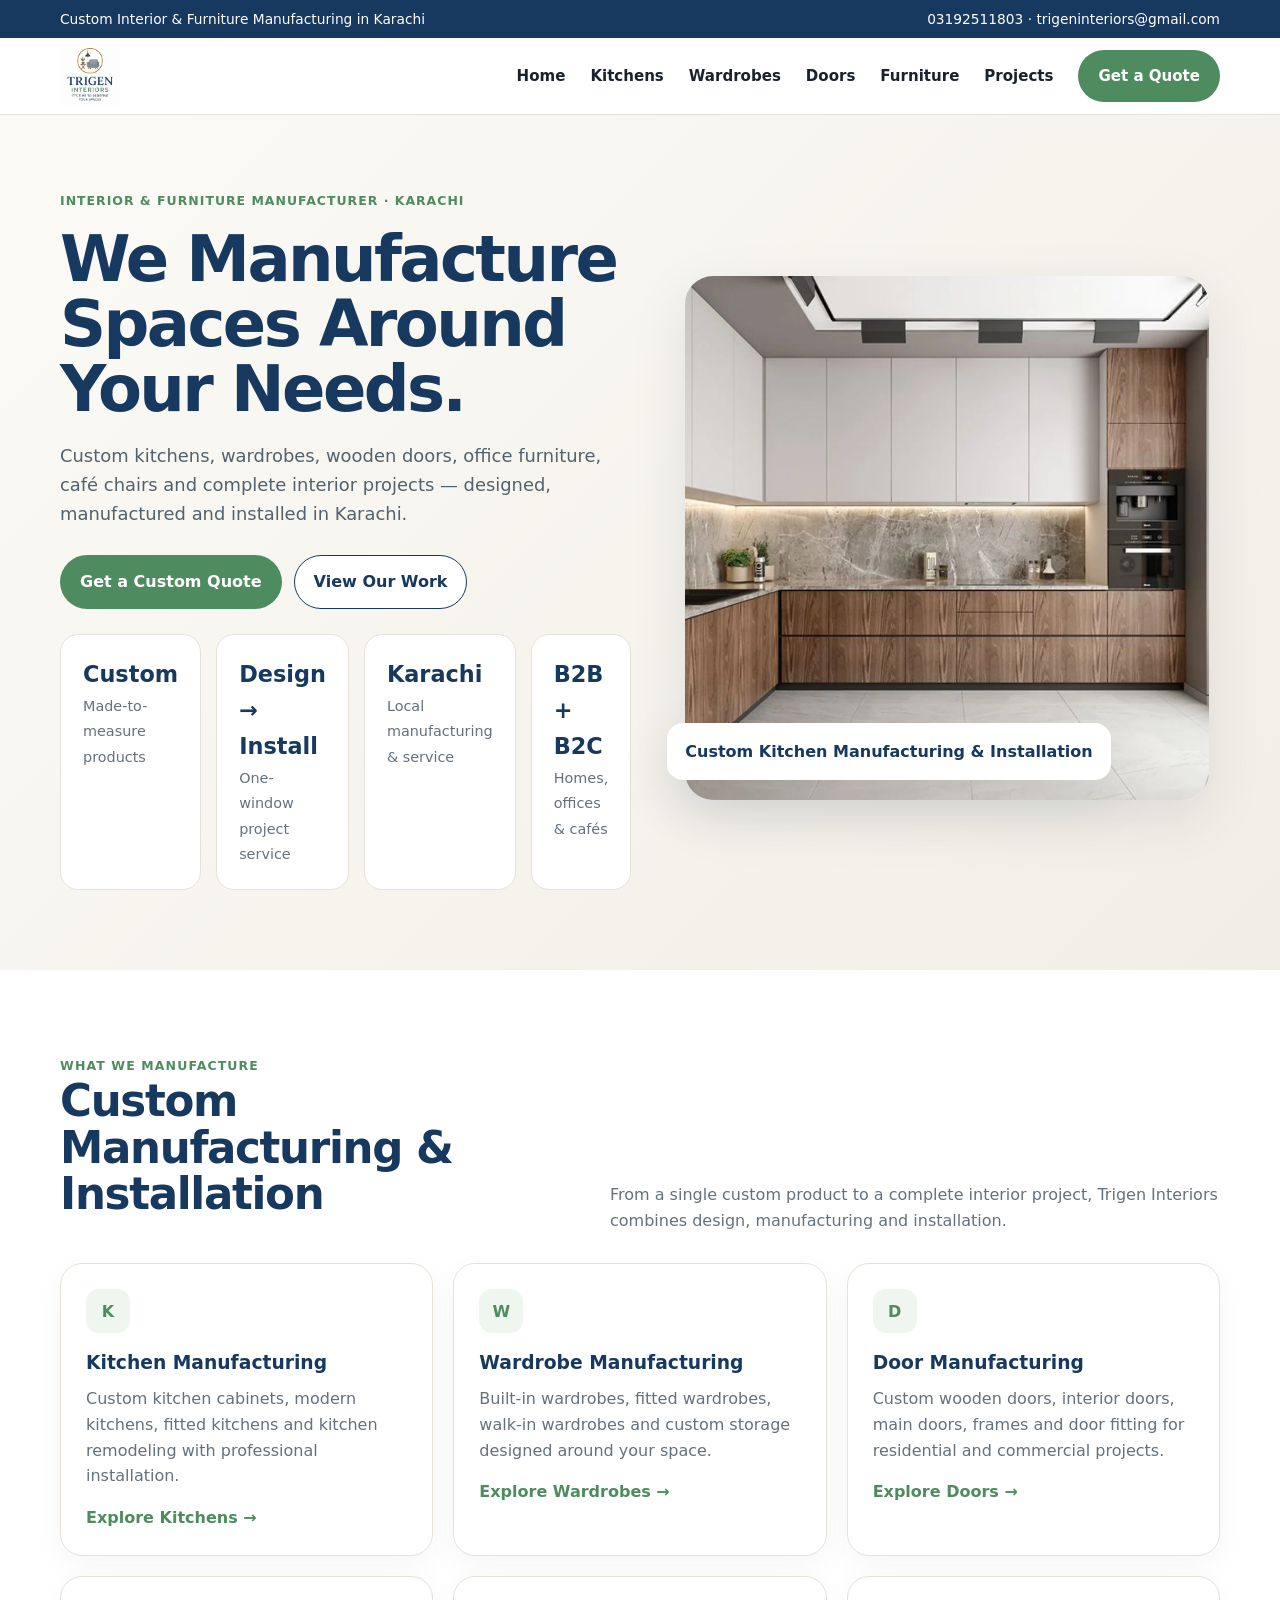
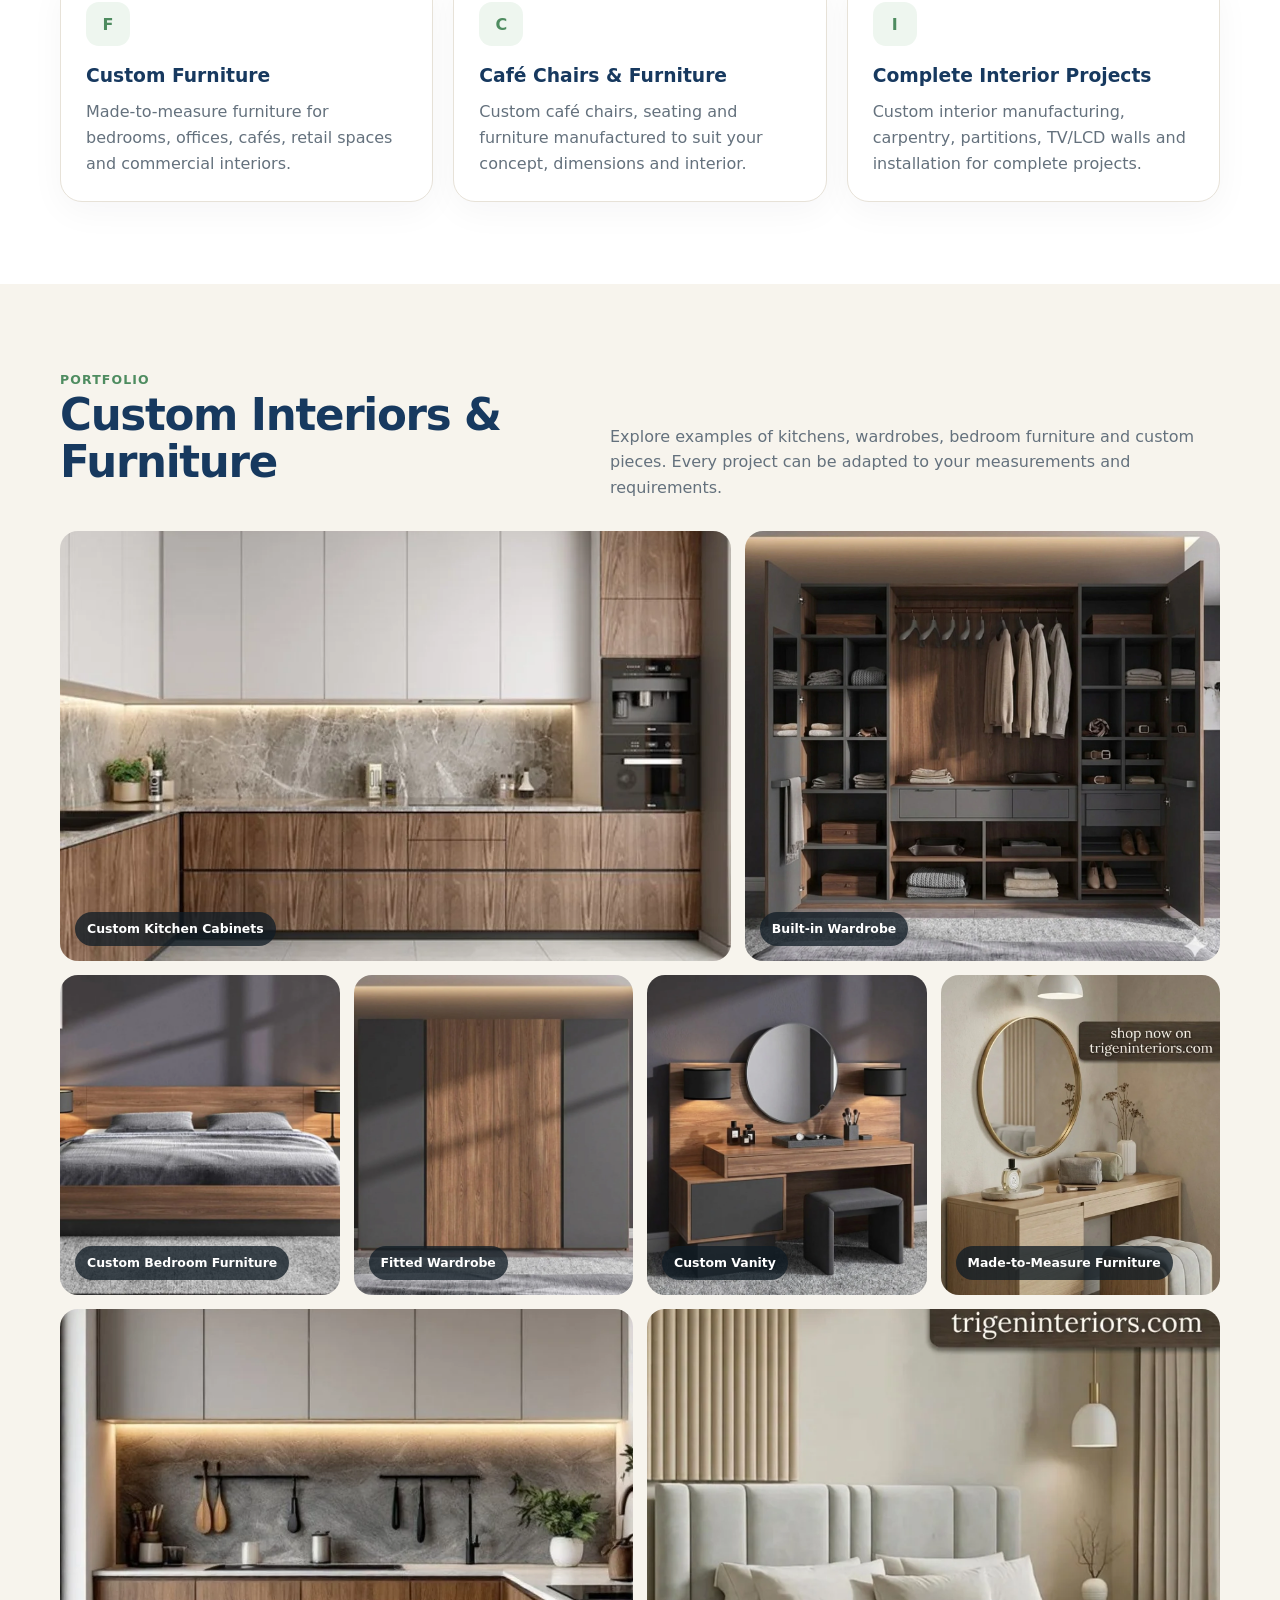
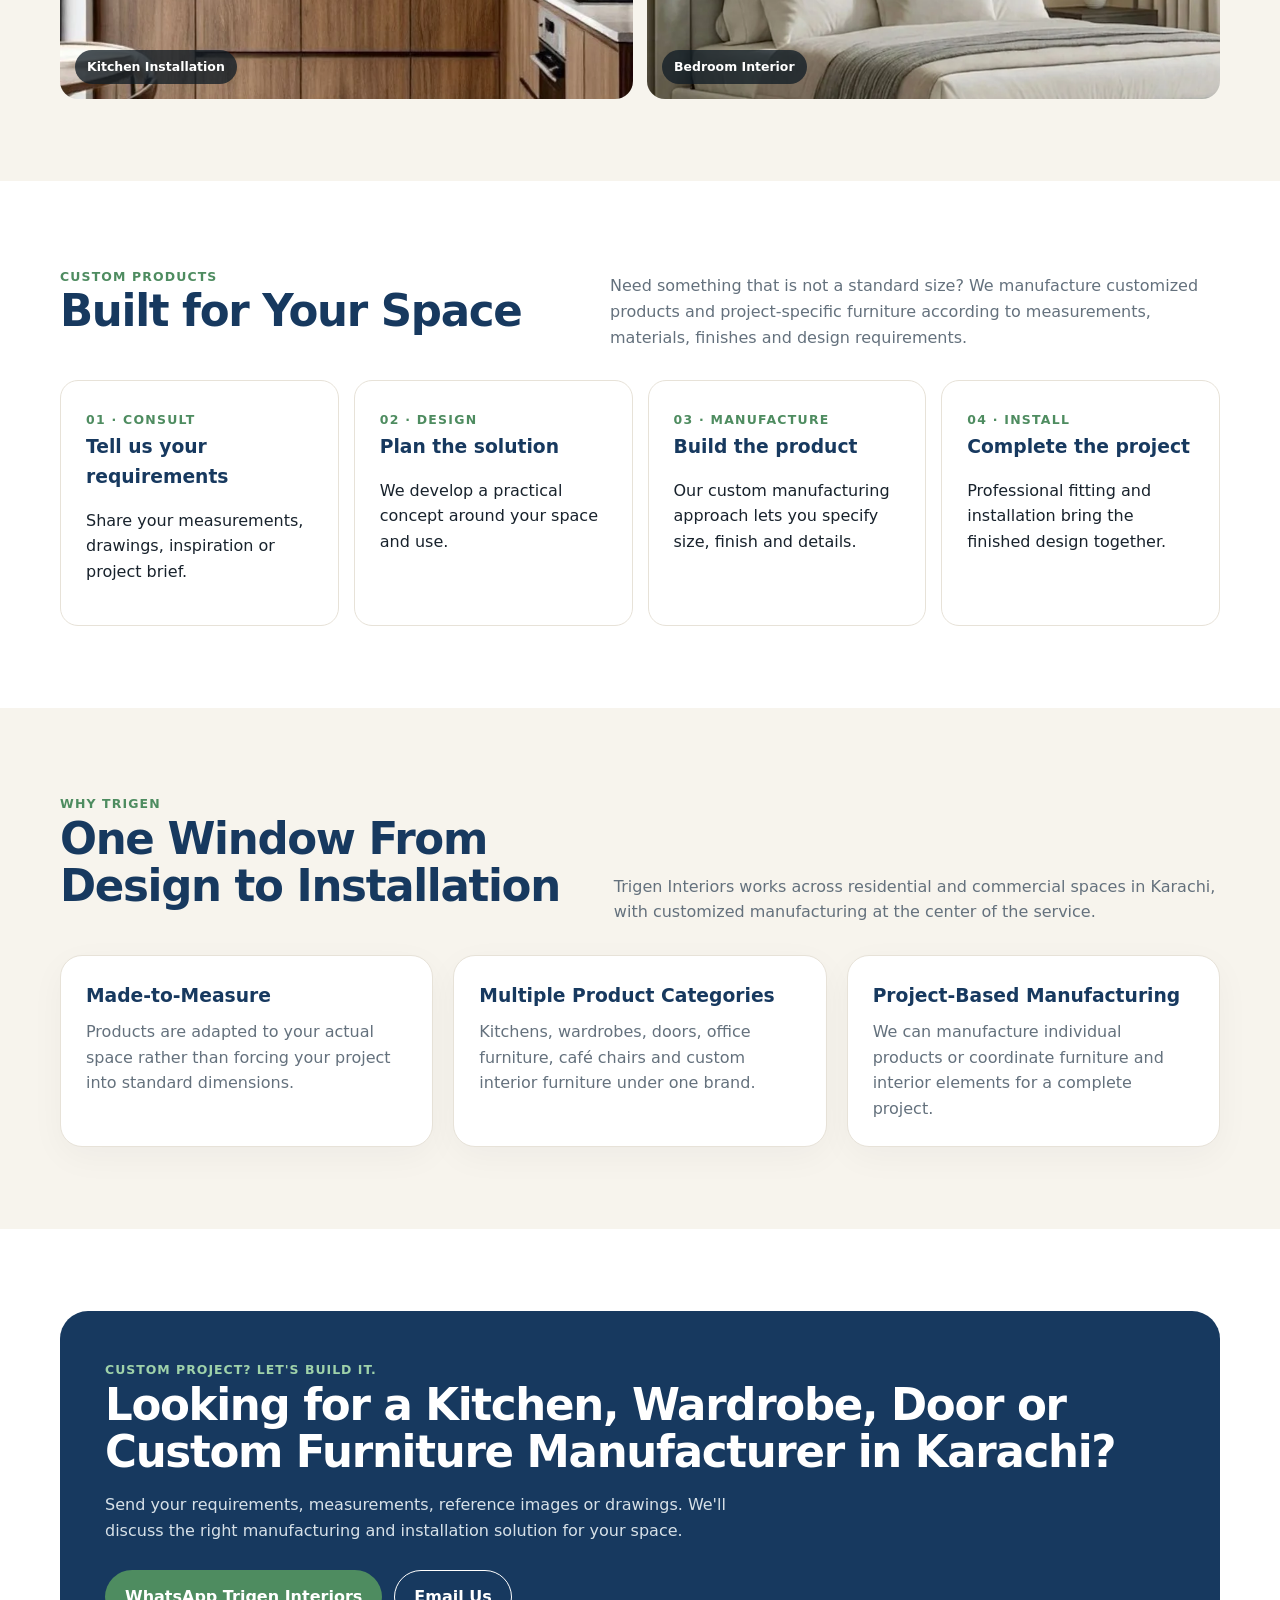
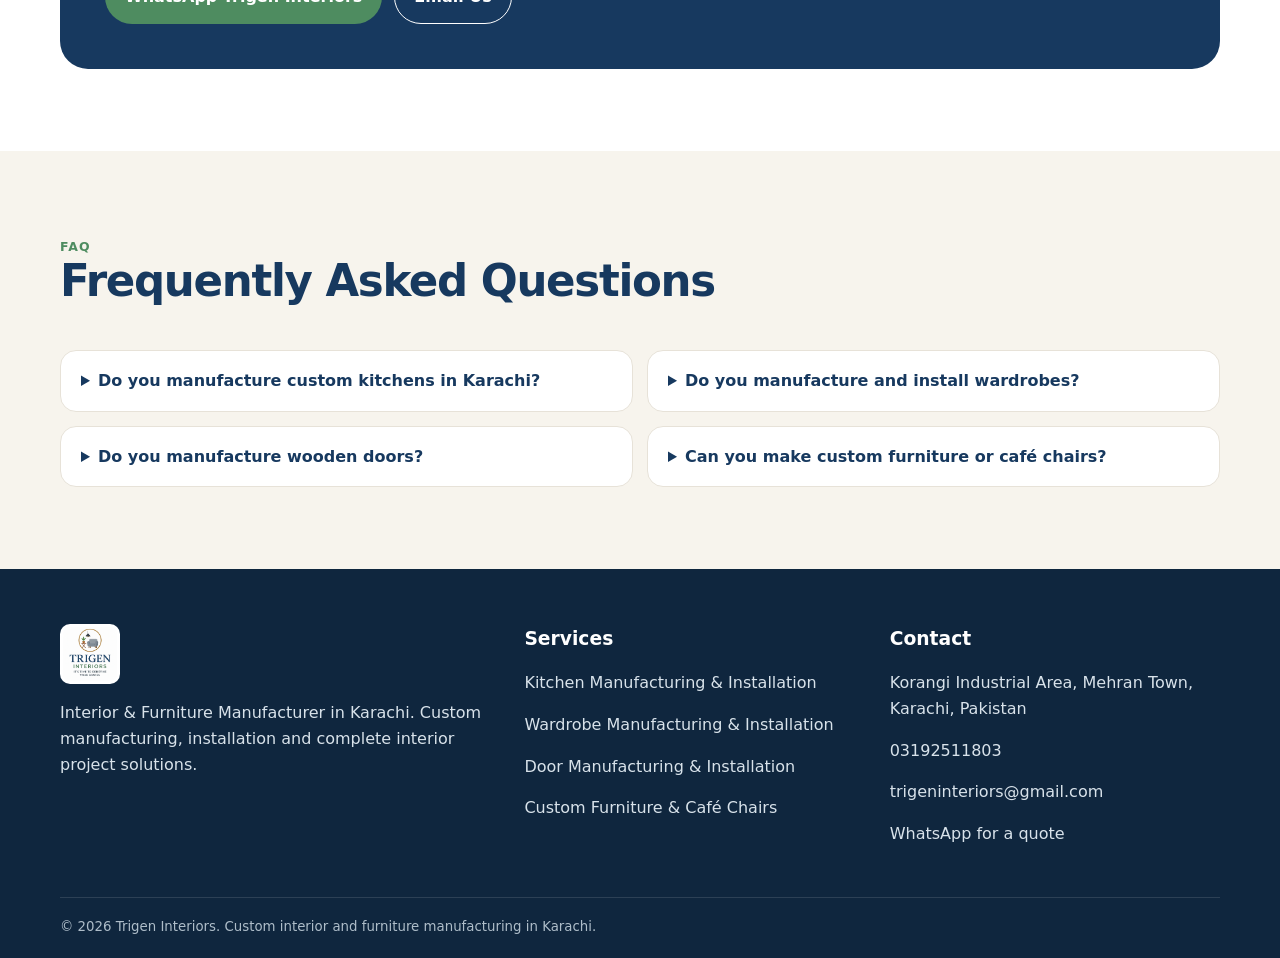
<file: index.html>
<!doctype html>
<html lang="en">
<head>
<meta charset="utf-8">
<meta name="viewport" content="width=device-width,initial-scale=1">
<meta name="theme-color" content="#17395f">
<link rel="stylesheet" href="assets/style.css">

<title>Trigen Interiors | Interior & Furniture Manufacturer in Karachi</title>
<meta name="description" content="Trigen Interiors is an interior and furniture manufacturer in Karachi specializing in custom kitchens, wardrobes, wooden doors, office furniture, café chairs, custom products, installation and complete interior projects.">
<link rel="canonical" href="https://trigeninteriors.com/">

<script type="application/ld+json">
{
  "@context":"https://schema.org",
  "@type":"FurnitureStore",
  "name":"Trigen Interiors",
  "url":"https://trigeninteriors.com/",
  "telephone":"+92-319-2511803",
  "email":"trigeninteriors@gmail.com",
  "image":"https://trigeninteriors.com/assets/logo.webp",
  "description":"Interior and furniture manufacturer in Karachi providing custom kitchens, kitchen cabinets, wardrobes, wooden doors, office furniture, café chairs, custom furniture, interior manufacturing, installation and renovation.",
  "address":{
    "@type":"PostalAddress",
    "streetAddress":"Sector 6F, Street 13, Mehran Town, Korangi Industrial Area",
    "addressLocality":"Karachi",
    "addressRegion":"Sindh",
    "addressCountry":"PK"
  },
  "areaServed":{"@type":"City","name":"Karachi"},
  "sameAs":["https://trigeninteriors.com/"]
}
</script>

</head><body>
<header>
  <div class="topbar"><div class="container"><span>Custom Interior & Furniture Manufacturing in Karachi</span><span>03192511803 · trigeninteriors@gmail.com</span></div></div>
  <nav class="nav"><div class="container nav-inner">
    <a href="index.html" aria-label="Trigen Interiors home"><img class="logo" src="assets/logo.webp" alt="Trigen Interiors - Interior and Furniture Manufacturer in Karachi"></a>
    <button class="menu" aria-label="Open navigation">☰</button>
    <div class="nav-links">
      <a href="index.html">Home</a>
      <a href="kitchens.html">Kitchens</a>
      <a href="wardrobes.html">Wardrobes</a>
      <a href="doors.html">Doors</a>
      <a href="index.html#furniture">Furniture</a>
      <a href="index.html#projects">Projects</a>
      <a class="btn btn-primary" href="https://wa.me/923192511803">Get a Quote</a>
    </div>
  </div></nav>
</header>

<main>
<section class="hero">
<div class="container hero-grid">
<div>
<span class="eyebrow">Interior & Furniture Manufacturer · Karachi</span>
<h1>We Manufacture Spaces Around Your Needs.</h1>
<p class="lead">Custom kitchens, wardrobes, wooden doors, office furniture, café chairs and complete interior projects — designed, manufactured and installed in Karachi.</p>
<div class="cta-row"><a class="btn btn-primary" href="https://wa.me/923192511803">Get a Custom Quote</a><a class="btn btn-outline" href="#projects">View Our Work</a></div>
<div class="stats">
<div class="stat"><strong>Custom</strong><span>Made-to-measure products</span></div>
<div class="stat"><strong>Design → Install</strong><span>One-window project service</span></div>
<div class="stat"><strong>Karachi</strong><span>Local manufacturing & service</span></div>
<div class="stat"><strong>B2B + B2C</strong><span>Homes, offices & cafés</span></div>
</div>
</div>
<div class="hero-image"><img src="assets/kitchen_1.webp" alt="Modern custom kitchen cabinets manufactured and installed by Trigen Interiors in Karachi" loading="eager"><div class="hero-badge">Custom Kitchen Manufacturing & Installation</div></div>
</div>
</section>

<section class="section" id="services">
<div class="container">
<div class="section-head"><div><span class="kicker">What we manufacture</span><h2>Custom Manufacturing & Installation</h2></div><p>From a single custom product to a complete interior project, Trigen Interiors combines design, manufacturing and installation.</p></div>
<div class="cards">
<article class="card"><div class="icon">K</div><h3>Kitchen Manufacturing</h3><p>Custom kitchen cabinets, modern kitchens, fitted kitchens and kitchen remodeling with professional installation.</p><a class="service-links" href="kitchens.html">Explore Kitchens →</a></article>
<article class="card"><div class="icon">W</div><h3>Wardrobe Manufacturing</h3><p>Built-in wardrobes, fitted wardrobes, walk-in wardrobes and custom storage designed around your space.</p><a class="service-links" href="wardrobes.html">Explore Wardrobes →</a></article>
<article class="card"><div class="icon">D</div><h3>Door Manufacturing</h3><p>Custom wooden doors, interior doors, main doors, frames and door fitting for residential and commercial projects.</p><a class="service-links" href="doors.html">Explore Doors →</a></article>
<article class="card"><div class="icon">F</div><h3>Custom Furniture</h3><p>Made-to-measure furniture for bedrooms, offices, cafés, retail spaces and commercial interiors.</p></article>
<article class="card"><div class="icon">C</div><h3>Café Chairs & Furniture</h3><p>Custom café chairs, seating and furniture manufactured to suit your concept, dimensions and interior.</p></article>
<article class="card"><div class="icon">I</div><h3>Complete Interior Projects</h3><p>Custom interior manufacturing, carpentry, partitions, TV/LCD walls and installation for complete projects.</p></article>
</div>
</div>
</section>

<section class="section section-alt" id="projects">
<div class="container">
<div class="section-head"><div><span class="kicker">Portfolio</span><h2>Custom Interiors & Furniture</h2></div><p>Explore examples of kitchens, wardrobes, bedroom furniture and custom pieces. Every project can be adapted to your measurements and requirements.</p></div>
<div class="gallery">
<figure class="g1"><img src="assets/kitchen_1.webp" alt="Custom kitchen cabinets in Karachi" loading="lazy"><figcaption class="caption">Custom Kitchen Cabinets</figcaption></figure>
<figure class="g2"><img src="assets/wardrobe_open.webp" alt="Built-in custom wardrobe with storage" loading="lazy"><figcaption class="caption">Built-in Wardrobe</figcaption></figure>
<figure class="g3"><img src="assets/bed.webp" alt="Custom wooden bedroom bed and headboard" loading="lazy"><figcaption class="caption">Custom Bedroom Furniture</figcaption></figure>
<figure class="g4"><img src="assets/wardrobe_closed.webp" alt="Modern custom wardrobe design" loading="lazy"><figcaption class="caption">Fitted Wardrobe</figcaption></figure>
<figure class="g5"><img src="assets/vanity_dark.webp" alt="Custom wooden vanity and dressing table" loading="lazy"><figcaption class="caption">Custom Vanity</figcaption></figure>
<figure class="g6"><img src="assets/vanity_light.webp" alt="Made-to-measure dressing table" loading="lazy"><figcaption class="caption">Made-to-Measure Furniture</figcaption></figure>
<figure class="g7"><img src="assets/kitchen_2.webp" alt="Modern fitted kitchen installation" loading="lazy"><figcaption class="caption">Kitchen Installation</figcaption></figure>
<figure class="g8"><img src="assets/bed_light.webp" alt="Modern upholstered custom bed" loading="lazy"><figcaption class="caption">Bedroom Interior</figcaption></figure>
</div>
</div>
</section>

<section class="section" id="furniture">
<div class="container">
<div class="section-head"><div><span class="kicker">Custom products</span><h2>Built for Your Space</h2></div><p>Need something that is not a standard size? We manufacture customized products and project-specific furniture according to measurements, materials, finishes and design requirements.</p></div>
<div class="process">
<div class="step"><span class="num">01 · CONSULT</span><h3>Tell us your requirements</h3><p>Share your measurements, drawings, inspiration or project brief.</p></div>
<div class="step"><span class="num">02 · DESIGN</span><h3>Plan the solution</h3><p>We develop a practical concept around your space and use.</p></div>
<div class="step"><span class="num">03 · MANUFACTURE</span><h3>Build the product</h3><p>Our custom manufacturing approach lets you specify size, finish and details.</p></div>
<div class="step"><span class="num">04 · INSTALL</span><h3>Complete the project</h3><p>Professional fitting and installation bring the finished design together.</p></div>
</div>
</div>
</section>

<section class="section section-alt">
<div class="container">
<div class="section-head"><div><span class="kicker">Why Trigen</span><h2>One Window From Design to Installation</h2></div><p>Trigen Interiors works across residential and commercial spaces in Karachi, with customized manufacturing at the center of the service.</p></div>
<div class="cards">
<div class="card"><h3>Made-to-Measure</h3><p>Products are adapted to your actual space rather than forcing your project into standard dimensions.</p></div>
<div class="card"><h3>Multiple Product Categories</h3><p>Kitchens, wardrobes, doors, office furniture, café chairs and custom interior furniture under one brand.</p></div>
<div class="card"><h3>Project-Based Manufacturing</h3><p>We can manufacture individual products or coordinate furniture and interior elements for a complete project.</p></div>
</div>
</div>
</section>

<section class="section">
<div class="container">
<div class="cta">
<span class="eyebrow" style="color:#9fd2aa">Custom project? Let's build it.</span>
<h2>Looking for a Kitchen, Wardrobe, Door or Custom Furniture Manufacturer in Karachi?</h2>
<p>Send your requirements, measurements, reference images or drawings. We'll discuss the right manufacturing and installation solution for your space.</p>
<div class="cta-row"><a class="btn btn-primary" href="https://wa.me/923192511803">WhatsApp Trigen Interiors</a><a class="btn" style="border-color:#fff;color:#fff" href="mailto:trigeninteriors@gmail.com">Email Us</a></div>
</div>
</div>
</section>

<section class="section section-alt">
<div class="container">
<div class="section-head"><div><span class="kicker">FAQ</span><h2>Frequently Asked Questions</h2></div></div>
<div class="faq">
<details><summary>Do you manufacture custom kitchens in Karachi?</summary><p>Yes. We manufacture custom kitchen cabinets and fitted kitchens according to measurements, layout, finish and project requirements, and provide installation.</p></details>
<details><summary>Do you manufacture and install wardrobes?</summary><p>Yes. We manufacture custom wardrobes, built-in wardrobes, fitted wardrobes and walk-in wardrobe solutions with installation.</p></details>
<details><summary>Do you manufacture wooden doors?</summary><p>Yes. We provide custom wooden doors and related frames and fitting for residential and commercial requirements.</p></details>
<details><summary>Can you make custom furniture or café chairs?</summary><p>Yes. We manufacture customized furniture and café chairs according to the required design, dimensions and project concept.</p></details>
</div>
</div>
</section>
</main>
<footer class="footer">
  <div class="container footer-grid">
    <div><img src="assets/logo.webp" alt="Trigen Interiors logo">
      <p>Interior & Furniture Manufacturer in Karachi. Custom manufacturing, installation and complete interior project solutions.</p>
    </div>
    <div><h3 style="color:#fff">Services</h3>
      <p><a href="kitchens.html">Kitchen Manufacturing & Installation</a></p>
      <p><a href="wardrobes.html">Wardrobe Manufacturing & Installation</a></p>
      <p><a href="doors.html">Door Manufacturing & Installation</a></p>
      <p><a href="index.html#furniture">Custom Furniture & Café Chairs</a></p>
    </div>
    <div><h3 style="color:#fff">Contact</h3>
      <p>Korangi Industrial Area, Mehran Town, Karachi, Pakistan</p>
      <p><a href="tel:+923192511803">03192511803</a></p>
      <p><a href="mailto:trigeninteriors@gmail.com">trigeninteriors@gmail.com</a></p>
      <p><a href="https://wa.me/923192511803">WhatsApp for a quote</a></p>
    </div>
  </div>
  <div class="container"><small>© 2026 Trigen Interiors. Custom interior and furniture manufacturing in Karachi.</small></div>
</footer>
<script src="assets/site.js"></script></body></html>
</file>
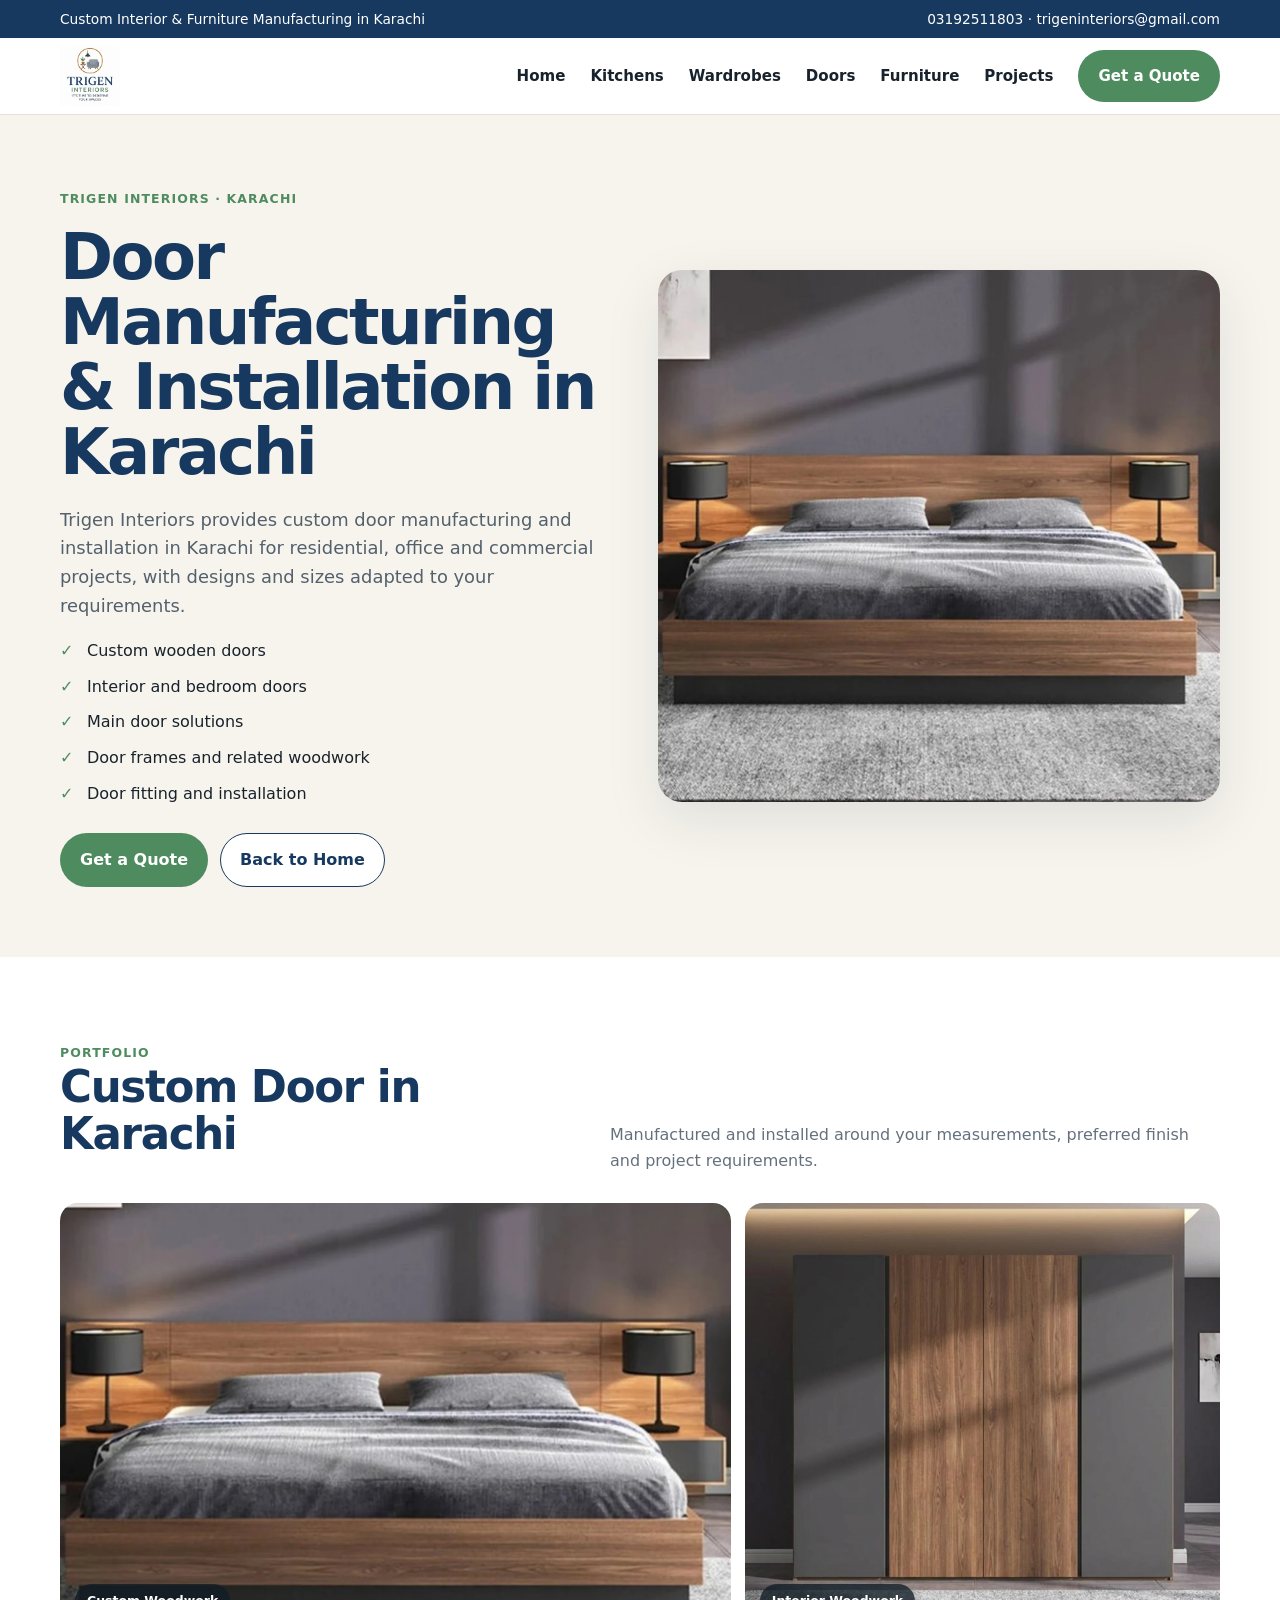
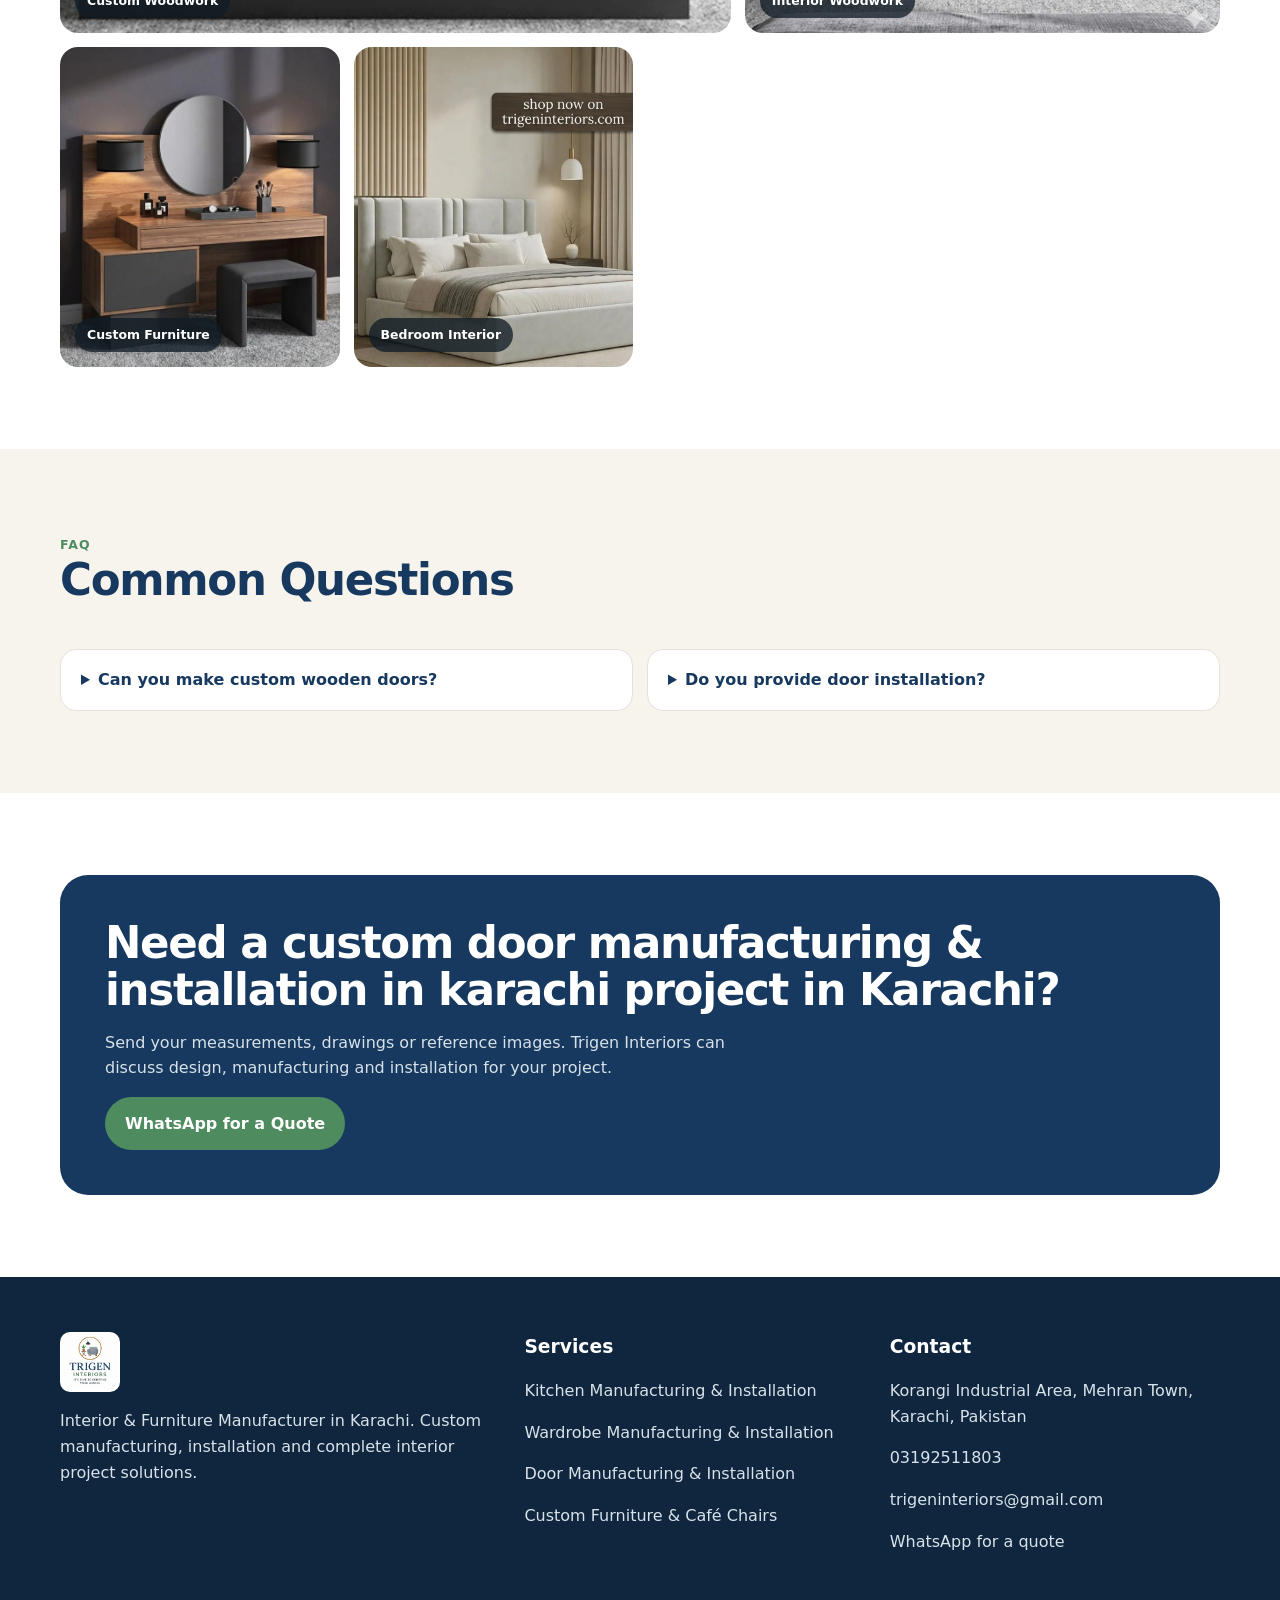
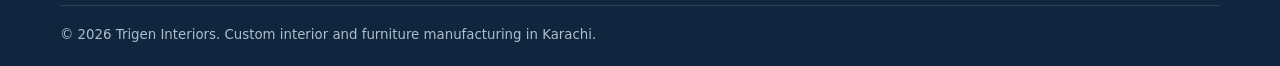
<file: doors.html>
<!doctype html>
<html lang="en">
<head>
<meta charset="utf-8">
<meta name="viewport" content="width=device-width,initial-scale=1">
<meta name="theme-color" content="#17395f">
<link rel="stylesheet" href="assets/style.css">

<title>Door Manufacturing & Installation in Karachi | Trigen Interiors</title>
<meta name="description" content="Custom wooden door manufacturer in Karachi offering interior doors, main doors, door frames, custom designs, manufacturing and professional door installation.">
<link rel="canonical" href="https://trigeninteriors.com/doors.html">

<script type="application/ld+json">
{
  "@context":"https://schema.org",
  "@type":"FurnitureStore",
  "name":"Trigen Interiors",
  "url":"https://trigeninteriors.com/",
  "telephone":"+92-319-2511803",
  "email":"trigeninteriors@gmail.com",
  "image":"https://trigeninteriors.com/assets/logo.webp",
  "description":"Interior and furniture manufacturer in Karachi providing custom kitchens, kitchen cabinets, wardrobes, wooden doors, office furniture, café chairs, custom furniture, interior manufacturing, installation and renovation.",
  "address":{
    "@type":"PostalAddress",
    "streetAddress":"Sector 6F, Street 13, Mehran Town, Korangi Industrial Area",
    "addressLocality":"Karachi",
    "addressRegion":"Sindh",
    "addressCountry":"PK"
  },
  "areaServed":{"@type":"City","name":"Karachi"},
  "sameAs":["https://trigeninteriors.com/"]
}
</script>

</head><body>
<header>
  <div class="topbar"><div class="container"><span>Custom Interior & Furniture Manufacturing in Karachi</span><span>03192511803 · trigeninteriors@gmail.com</span></div></div>
  <nav class="nav"><div class="container nav-inner">
    <a href="index.html" aria-label="Trigen Interiors home"><img class="logo" src="assets/logo.webp" alt="Trigen Interiors - Interior and Furniture Manufacturer in Karachi"></a>
    <button class="menu" aria-label="Open navigation">☰</button>
    <div class="nav-links">
      <a href="index.html">Home</a>
      <a href="kitchens.html">Kitchens</a>
      <a href="wardrobes.html">Wardrobes</a>
      <a href="doors.html">Doors</a>
      <a href="index.html#furniture">Furniture</a>
      <a href="index.html#projects">Projects</a>
      <a class="btn btn-primary" href="https://wa.me/923192511803">Get a Quote</a>
    </div>
  </div></nav>
</header>

<main>
<section class="service-hero"><div class="container service-grid">
<div><span class="kicker">Trigen Interiors · Karachi</span><h1>Door Manufacturing & Installation in Karachi</h1><p class="lead">Trigen Interiors provides custom door manufacturing and installation in Karachi for residential, office and commercial projects, with designs and sizes adapted to your requirements.</p>
<ul class="checklist"><li>Custom wooden doors</li><li>Interior and bedroom doors</li><li>Main door solutions</li><li>Door frames and related woodwork</li><li>Door fitting and installation</li></ul><div class="cta-row"><a class="btn btn-primary" href="https://wa.me/923192511803">Get a Quote</a><a class="btn btn-outline" href="index.html">Back to Home</a></div></div>
<div><img src="assets/bed.webp" alt="Custom wood furniture and interior finish representing Trigen Interiors craftsmanship"></div>
</div></section>
<section class="section"><div class="container"><div class="section-head"><div><span class="kicker">Portfolio</span><h2>Custom Door  in Karachi</h2></div><p>Manufactured and installed around your measurements, preferred finish and project requirements.</p></div>
<div class="gallery"><figure class="g1"><img src="assets/bed.webp" alt="Custom wood bedroom furniture" loading="lazy"><figcaption class="caption">Custom Woodwork</figcaption></figure><figure class="g2"><img src="assets/wardrobe_closed.webp" alt="Wood and laminate custom cabinetry" loading="lazy"><figcaption class="caption">Interior Woodwork</figcaption></figure><figure class="g3"><img src="assets/vanity_dark.webp" alt="Custom wooden furniture" loading="lazy"><figcaption class="caption">Custom Furniture</figcaption></figure><figure class="g4"><img src="assets/bed_light.webp" alt="Custom bedroom interior" loading="lazy"><figcaption class="caption">Bedroom Interior</figcaption></figure></div></div></section>
<section class="section section-alt"><div class="container"><div class="section-head"><div><span class="kicker">FAQ</span><h2>Common Questions</h2></div></div><div class="faq"><details><summary>Can you make custom wooden doors?</summary><p>Yes. Door designs, dimensions, materials and finishes can be customized for the project.</p></details><details><summary>Do you provide door installation?</summary><p>Yes. We provide door fitting and installation as part of the project service.</p></details></div></div></section>
<section class="section"><div class="container"><div class="cta"><h2>Need a custom door manufacturing & installation in karachi project in Karachi?</h2><p>Send your measurements, drawings or reference images. Trigen Interiors can discuss design, manufacturing and installation for your project.</p><a class="btn btn-primary" href="https://wa.me/923192511803">WhatsApp for a Quote</a></div></div></section>
</main>
<footer class="footer">
  <div class="container footer-grid">
    <div><img src="assets/logo.webp" alt="Trigen Interiors logo">
      <p>Interior & Furniture Manufacturer in Karachi. Custom manufacturing, installation and complete interior project solutions.</p>
    </div>
    <div><h3 style="color:#fff">Services</h3>
      <p><a href="kitchens.html">Kitchen Manufacturing & Installation</a></p>
      <p><a href="wardrobes.html">Wardrobe Manufacturing & Installation</a></p>
      <p><a href="doors.html">Door Manufacturing & Installation</a></p>
      <p><a href="index.html#furniture">Custom Furniture & Café Chairs</a></p>
    </div>
    <div><h3 style="color:#fff">Contact</h3>
      <p>Korangi Industrial Area, Mehran Town, Karachi, Pakistan</p>
      <p><a href="tel:+923192511803">03192511803</a></p>
      <p><a href="mailto:trigeninteriors@gmail.com">trigeninteriors@gmail.com</a></p>
      <p><a href="https://wa.me/923192511803">WhatsApp for a quote</a></p>
    </div>
  </div>
  <div class="container"><small>© 2026 Trigen Interiors. Custom interior and furniture manufacturing in Karachi.</small></div>
</footer>
<script src="assets/site.js"></script></body></html>
</file>
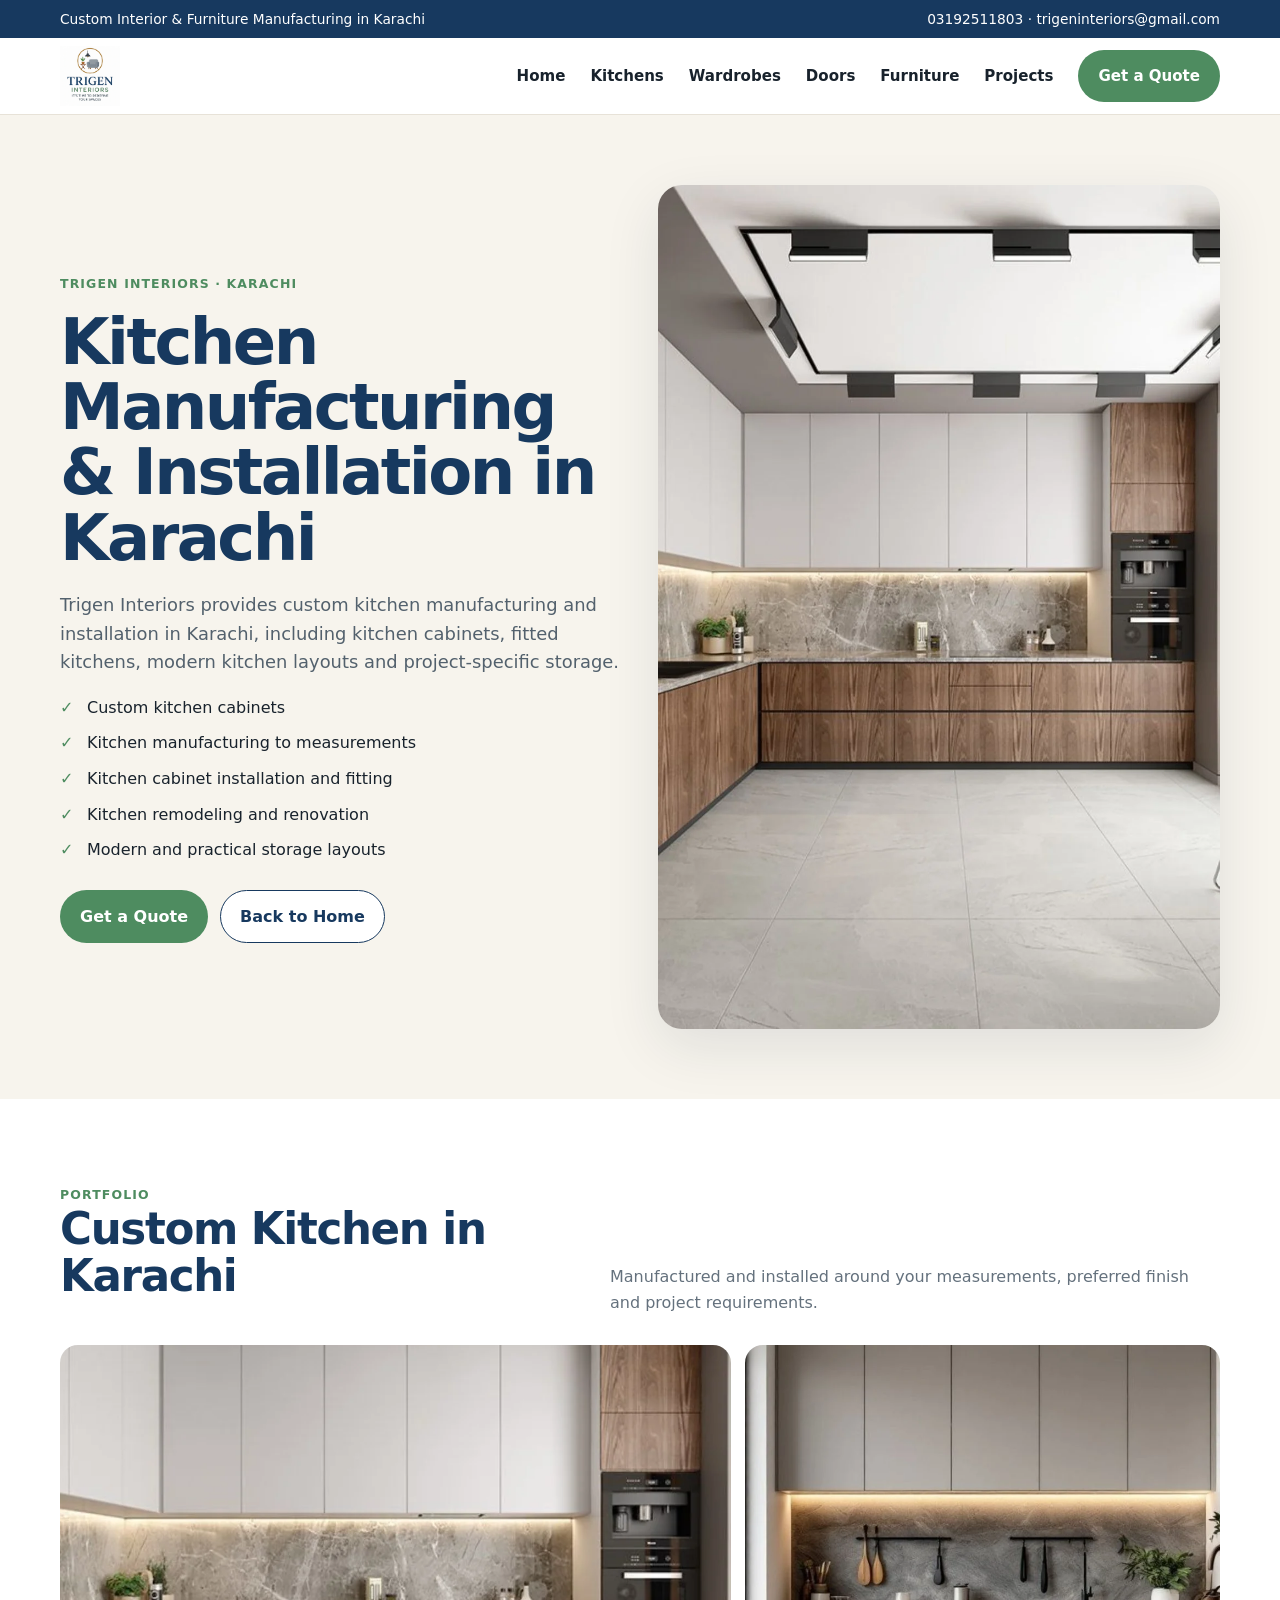
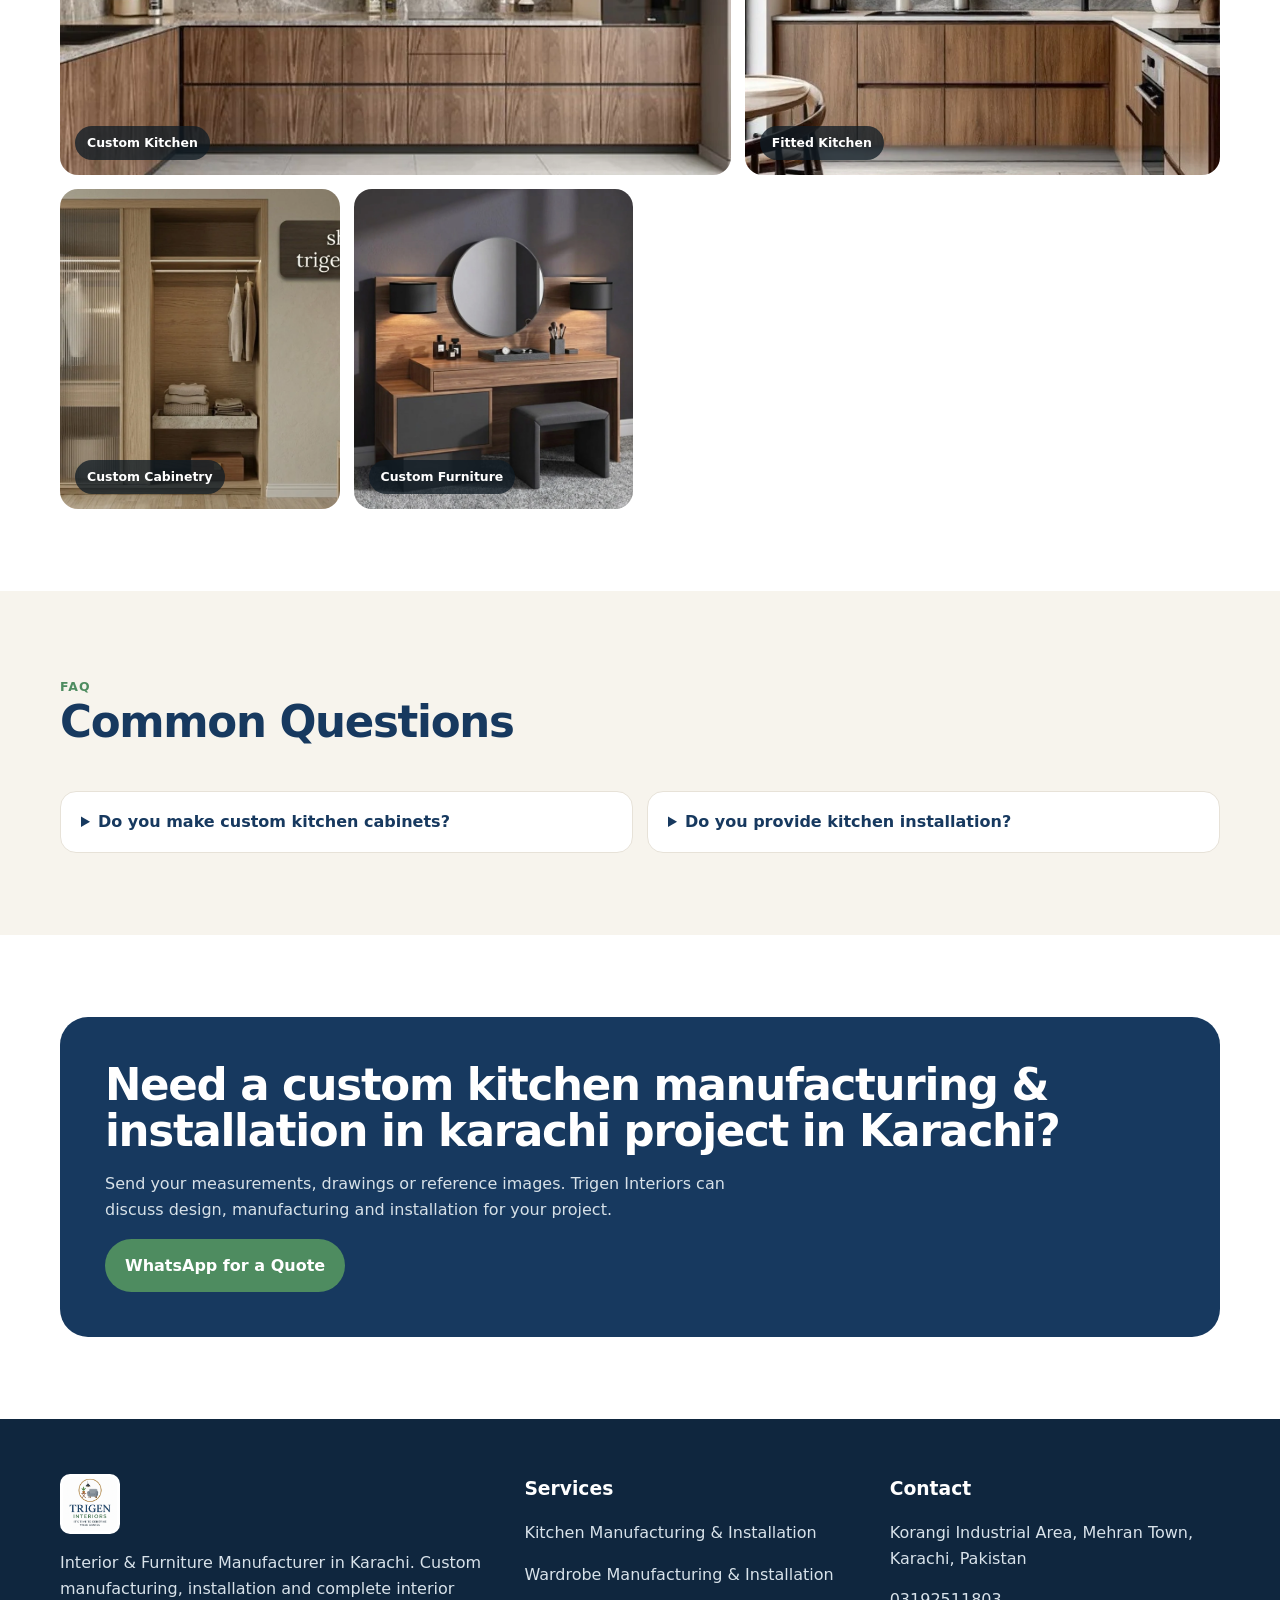
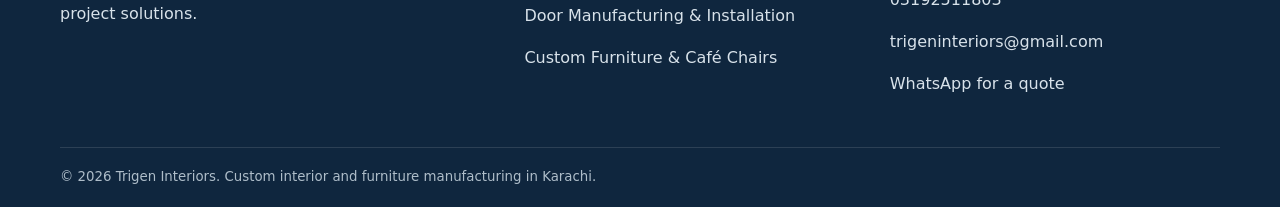
<file: kitchens.html>
<!doctype html>
<html lang="en">
<head>
<meta charset="utf-8">
<meta name="viewport" content="width=device-width,initial-scale=1">
<meta name="theme-color" content="#17395f">
<link rel="stylesheet" href="assets/style.css">

<title>Kitchen Manufacturing & Installation in Karachi | Trigen Interiors</title>
<meta name="description" content="Custom kitchen manufacturer in Karachi offering kitchen cabinets, fitted kitchens, kitchen remodeling, custom kitchen design, manufacturing and installation.">
<link rel="canonical" href="https://trigeninteriors.com/kitchens.html">

<script type="application/ld+json">
{
  "@context":"https://schema.org",
  "@type":"FurnitureStore",
  "name":"Trigen Interiors",
  "url":"https://trigeninteriors.com/",
  "telephone":"+92-319-2511803",
  "email":"trigeninteriors@gmail.com",
  "image":"https://trigeninteriors.com/assets/logo.webp",
  "description":"Interior and furniture manufacturer in Karachi providing custom kitchens, kitchen cabinets, wardrobes, wooden doors, office furniture, café chairs, custom furniture, interior manufacturing, installation and renovation.",
  "address":{
    "@type":"PostalAddress",
    "streetAddress":"Sector 6F, Street 13, Mehran Town, Korangi Industrial Area",
    "addressLocality":"Karachi",
    "addressRegion":"Sindh",
    "addressCountry":"PK"
  },
  "areaServed":{"@type":"City","name":"Karachi"},
  "sameAs":["https://trigeninteriors.com/"]
}
</script>

</head><body>
<header>
  <div class="topbar"><div class="container"><span>Custom Interior & Furniture Manufacturing in Karachi</span><span>03192511803 · trigeninteriors@gmail.com</span></div></div>
  <nav class="nav"><div class="container nav-inner">
    <a href="index.html" aria-label="Trigen Interiors home"><img class="logo" src="assets/logo.webp" alt="Trigen Interiors - Interior and Furniture Manufacturer in Karachi"></a>
    <button class="menu" aria-label="Open navigation">☰</button>
    <div class="nav-links">
      <a href="index.html">Home</a>
      <a href="kitchens.html">Kitchens</a>
      <a href="wardrobes.html">Wardrobes</a>
      <a href="doors.html">Doors</a>
      <a href="index.html#furniture">Furniture</a>
      <a href="index.html#projects">Projects</a>
      <a class="btn btn-primary" href="https://wa.me/923192511803">Get a Quote</a>
    </div>
  </div></nav>
</header>

<main>
<section class="service-hero"><div class="container service-grid">
<div><span class="kicker">Trigen Interiors · Karachi</span><h1>Kitchen Manufacturing & Installation in Karachi</h1><p class="lead">Trigen Interiors provides custom kitchen manufacturing and installation in Karachi, including kitchen cabinets, fitted kitchens, modern kitchen layouts and project-specific storage.</p>
<ul class="checklist"><li>Custom kitchen cabinets</li><li>Kitchen manufacturing to measurements</li><li>Kitchen cabinet installation and fitting</li><li>Kitchen remodeling and renovation</li><li>Modern and practical storage layouts</li></ul><div class="cta-row"><a class="btn btn-primary" href="https://wa.me/923192511803">Get a Quote</a><a class="btn btn-outline" href="index.html">Back to Home</a></div></div>
<div><img src="assets/kitchen_1.webp" alt="Modern custom kitchen cabinets manufactured and installed in Karachi by Trigen Interiors"></div>
</div></section>
<section class="section"><div class="container"><div class="section-head"><div><span class="kicker">Portfolio</span><h2>Custom Kitchen  in Karachi</h2></div><p>Manufactured and installed around your measurements, preferred finish and project requirements.</p></div>
<div class="gallery"><figure class="g1"><img src="assets/kitchen_1.webp" alt="Custom kitchen cabinets in Karachi" loading="lazy"><figcaption class="caption">Custom Kitchen</figcaption></figure><figure class="g2"><img src="assets/kitchen_2.webp" alt="Modern fitted kitchen installation" loading="lazy"><figcaption class="caption">Fitted Kitchen</figcaption></figure><figure class="g3"><img src="assets/wardrobe_light.webp" alt="Custom cabinetry and storage" loading="lazy"><figcaption class="caption">Custom Cabinetry</figcaption></figure><figure class="g4"><img src="assets/vanity_dark.webp" alt="Custom furniture manufacturing" loading="lazy"><figcaption class="caption">Custom Furniture</figcaption></figure></div></div></section>
<section class="section section-alt"><div class="container"><div class="section-head"><div><span class="kicker">FAQ</span><h2>Common Questions</h2></div></div><div class="faq"><details><summary>Do you make custom kitchen cabinets?</summary><p>Yes. Kitchen cabinets are manufactured according to your measurements, layout, materials, finish and project requirements.</p></details><details><summary>Do you provide kitchen installation?</summary><p>Yes. Our service includes installation and fitting of the manufactured kitchen components.</p></details></div></div></section>
<section class="section"><div class="container"><div class="cta"><h2>Need a custom kitchen manufacturing & installation in karachi project in Karachi?</h2><p>Send your measurements, drawings or reference images. Trigen Interiors can discuss design, manufacturing and installation for your project.</p><a class="btn btn-primary" href="https://wa.me/923192511803">WhatsApp for a Quote</a></div></div></section>
</main>
<footer class="footer">
  <div class="container footer-grid">
    <div><img src="assets/logo.webp" alt="Trigen Interiors logo">
      <p>Interior & Furniture Manufacturer in Karachi. Custom manufacturing, installation and complete interior project solutions.</p>
    </div>
    <div><h3 style="color:#fff">Services</h3>
      <p><a href="kitchens.html">Kitchen Manufacturing & Installation</a></p>
      <p><a href="wardrobes.html">Wardrobe Manufacturing & Installation</a></p>
      <p><a href="doors.html">Door Manufacturing & Installation</a></p>
      <p><a href="index.html#furniture">Custom Furniture & Café Chairs</a></p>
    </div>
    <div><h3 style="color:#fff">Contact</h3>
      <p>Korangi Industrial Area, Mehran Town, Karachi, Pakistan</p>
      <p><a href="tel:+923192511803">03192511803</a></p>
      <p><a href="mailto:trigeninteriors@gmail.com">trigeninteriors@gmail.com</a></p>
      <p><a href="https://wa.me/923192511803">WhatsApp for a quote</a></p>
    </div>
  </div>
  <div class="container"><small>© 2026 Trigen Interiors. Custom interior and furniture manufacturing in Karachi.</small></div>
</footer>
<script src="assets/site.js"></script></body></html>
</file>
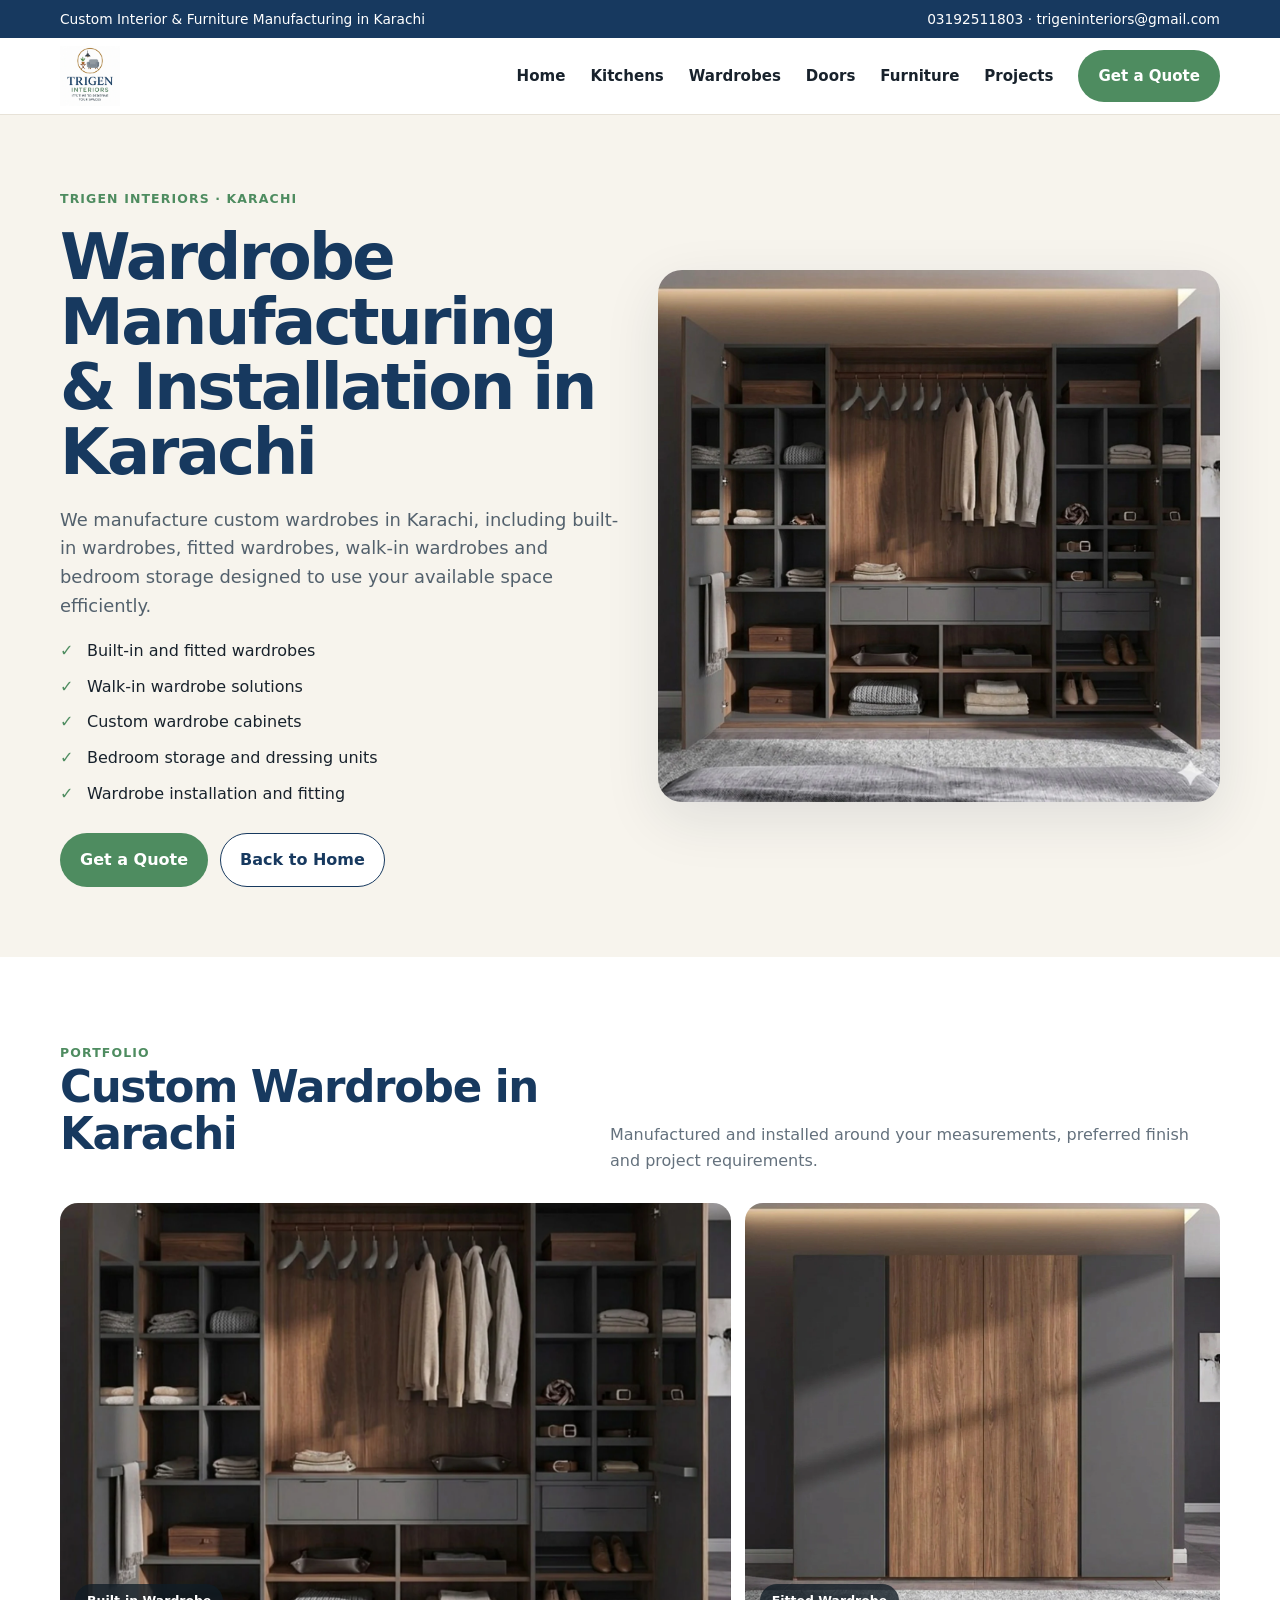
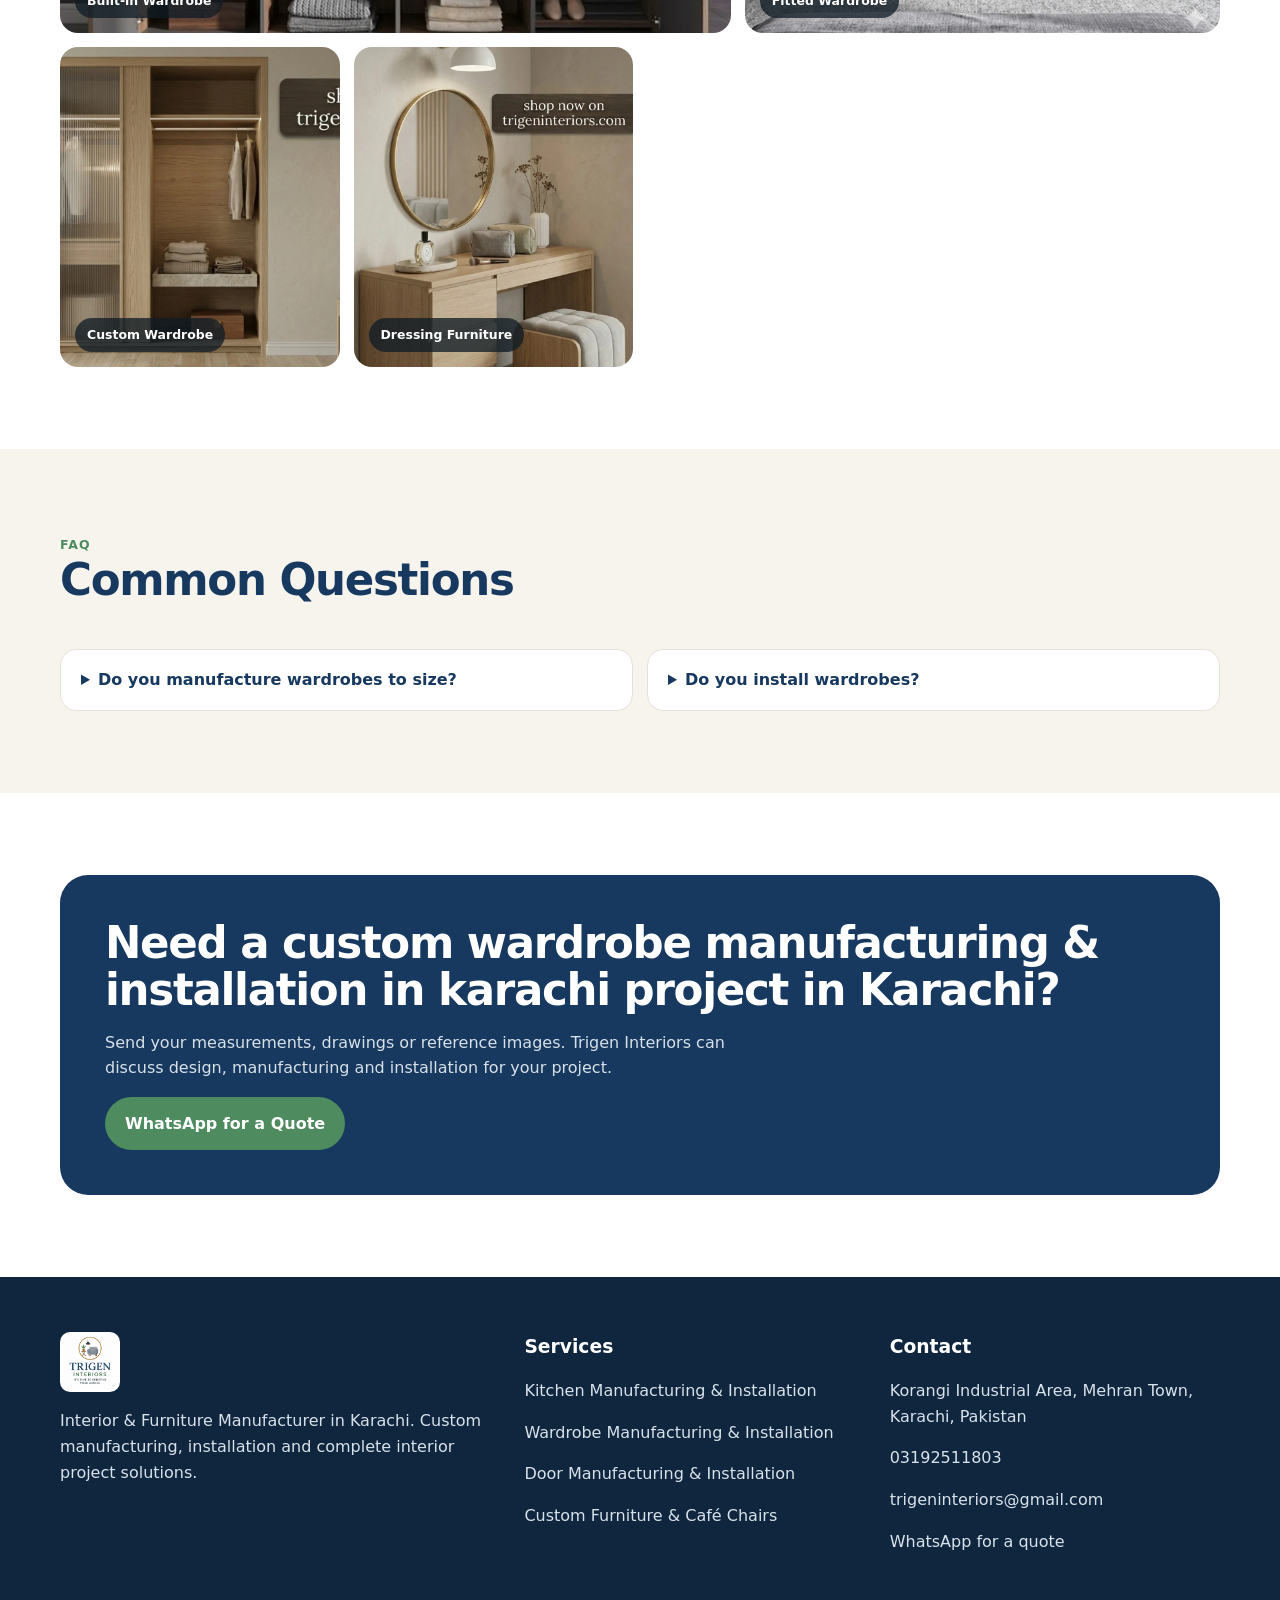
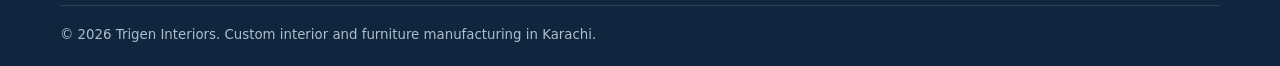
<file: wardrobes.html>
<!doctype html>
<html lang="en">
<head>
<meta charset="utf-8">
<meta name="viewport" content="width=device-width,initial-scale=1">
<meta name="theme-color" content="#17395f">
<link rel="stylesheet" href="assets/style.css">

<title>Wardrobe Manufacturing & Installation in Karachi | Trigen Interiors</title>
<meta name="description" content="Custom wardrobe manufacturer in Karachi offering built-in wardrobes, fitted wardrobes, walk-in wardrobes, bedroom storage, manufacturing and installation.">
<link rel="canonical" href="https://trigeninteriors.com/wardrobes.html">

<script type="application/ld+json">
{
  "@context":"https://schema.org",
  "@type":"FurnitureStore",
  "name":"Trigen Interiors",
  "url":"https://trigeninteriors.com/",
  "telephone":"+92-319-2511803",
  "email":"trigeninteriors@gmail.com",
  "image":"https://trigeninteriors.com/assets/logo.webp",
  "description":"Interior and furniture manufacturer in Karachi providing custom kitchens, kitchen cabinets, wardrobes, wooden doors, office furniture, café chairs, custom furniture, interior manufacturing, installation and renovation.",
  "address":{
    "@type":"PostalAddress",
    "streetAddress":"Sector 6F, Street 13, Mehran Town, Korangi Industrial Area",
    "addressLocality":"Karachi",
    "addressRegion":"Sindh",
    "addressCountry":"PK"
  },
  "areaServed":{"@type":"City","name":"Karachi"},
  "sameAs":["https://trigeninteriors.com/"]
}
</script>

</head><body>
<header>
  <div class="topbar"><div class="container"><span>Custom Interior & Furniture Manufacturing in Karachi</span><span>03192511803 · trigeninteriors@gmail.com</span></div></div>
  <nav class="nav"><div class="container nav-inner">
    <a href="index.html" aria-label="Trigen Interiors home"><img class="logo" src="assets/logo.webp" alt="Trigen Interiors - Interior and Furniture Manufacturer in Karachi"></a>
    <button class="menu" aria-label="Open navigation">☰</button>
    <div class="nav-links">
      <a href="index.html">Home</a>
      <a href="kitchens.html">Kitchens</a>
      <a href="wardrobes.html">Wardrobes</a>
      <a href="doors.html">Doors</a>
      <a href="index.html#furniture">Furniture</a>
      <a href="index.html#projects">Projects</a>
      <a class="btn btn-primary" href="https://wa.me/923192511803">Get a Quote</a>
    </div>
  </div></nav>
</header>

<main>
<section class="service-hero"><div class="container service-grid">
<div><span class="kicker">Trigen Interiors · Karachi</span><h1>Wardrobe Manufacturing & Installation in Karachi</h1><p class="lead">We manufacture custom wardrobes in Karachi, including built-in wardrobes, fitted wardrobes, walk-in wardrobes and bedroom storage designed to use your available space efficiently.</p>
<ul class="checklist"><li>Built-in and fitted wardrobes</li><li>Walk-in wardrobe solutions</li><li>Custom wardrobe cabinets</li><li>Bedroom storage and dressing units</li><li>Wardrobe installation and fitting</li></ul><div class="cta-row"><a class="btn btn-primary" href="https://wa.me/923192511803">Get a Quote</a><a class="btn btn-outline" href="index.html">Back to Home</a></div></div>
<div><img src="assets/wardrobe_open.webp" alt="Custom built-in wardrobe with storage manufactured by Trigen Interiors in Karachi"></div>
</div></section>
<section class="section"><div class="container"><div class="section-head"><div><span class="kicker">Portfolio</span><h2>Custom Wardrobe  in Karachi</h2></div><p>Manufactured and installed around your measurements, preferred finish and project requirements.</p></div>
<div class="gallery"><figure class="g1"><img src="assets/wardrobe_open.webp" alt="Open custom wardrobe with storage" loading="lazy"><figcaption class="caption">Built-in Wardrobe</figcaption></figure><figure class="g2"><img src="assets/wardrobe_closed.webp" alt="Modern fitted wardrobe" loading="lazy"><figcaption class="caption">Fitted Wardrobe</figcaption></figure><figure class="g3"><img src="assets/wardrobe_light.webp" alt="Light oak custom wardrobe" loading="lazy"><figcaption class="caption">Custom Wardrobe</figcaption></figure><figure class="g4"><img src="assets/vanity_light.webp" alt="Custom dressing table and vanity" loading="lazy"><figcaption class="caption">Dressing Furniture</figcaption></figure></div></div></section>
<section class="section section-alt"><div class="container"><div class="section-head"><div><span class="kicker">FAQ</span><h2>Common Questions</h2></div></div><div class="faq"><details><summary>Do you manufacture wardrobes to size?</summary><p>Yes. Wardrobes can be customized around your room dimensions, storage needs, finishes and preferred design.</p></details><details><summary>Do you install wardrobes?</summary><p>Yes. We provide installation and fitting for the wardrobes we manufacture.</p></details></div></div></section>
<section class="section"><div class="container"><div class="cta"><h2>Need a custom wardrobe manufacturing & installation in karachi project in Karachi?</h2><p>Send your measurements, drawings or reference images. Trigen Interiors can discuss design, manufacturing and installation for your project.</p><a class="btn btn-primary" href="https://wa.me/923192511803">WhatsApp for a Quote</a></div></div></section>
</main>
<footer class="footer">
  <div class="container footer-grid">
    <div><img src="assets/logo.webp" alt="Trigen Interiors logo">
      <p>Interior & Furniture Manufacturer in Karachi. Custom manufacturing, installation and complete interior project solutions.</p>
    </div>
    <div><h3 style="color:#fff">Services</h3>
      <p><a href="kitchens.html">Kitchen Manufacturing & Installation</a></p>
      <p><a href="wardrobes.html">Wardrobe Manufacturing & Installation</a></p>
      <p><a href="doors.html">Door Manufacturing & Installation</a></p>
      <p><a href="index.html#furniture">Custom Furniture & Café Chairs</a></p>
    </div>
    <div><h3 style="color:#fff">Contact</h3>
      <p>Korangi Industrial Area, Mehran Town, Karachi, Pakistan</p>
      <p><a href="tel:+923192511803">03192511803</a></p>
      <p><a href="mailto:trigeninteriors@gmail.com">trigeninteriors@gmail.com</a></p>
      <p><a href="https://wa.me/923192511803">WhatsApp for a quote</a></p>
    </div>
  </div>
  <div class="container"><small>© 2026 Trigen Interiors. Custom interior and furniture manufacturing in Karachi.</small></div>
</footer>
<script src="assets/site.js"></script></body></html>
</file>
<file: assets/style.css>
:root{
  --navy:#17395f;
  --green:#4e8c60;
  --gold:#b6842f;
  --cream:#f7f4ed;
  --ink:#18222c;
  --muted:#64717d;
  --white:#fff;
  --line:#e7e2d8;
  --shadow:0 18px 55px rgba(22,39,57,.10);
  --radius:22px;
}
*{box-sizing:border-box}
html{scroll-behavior:smooth}
body{margin:0;font-family:Inter,ui-sans-serif,system-ui,-apple-system,BlinkMacSystemFont,"Segoe UI",sans-serif;color:var(--ink);background:#fff;line-height:1.6}
img{max-width:100%;display:block}
a{color:inherit}
.container{width:min(1160px,92%);margin:auto}
.topbar{background:var(--navy);color:#fff;font-size:.86rem}
.topbar .container{display:flex;justify-content:space-between;gap:16px;padding:8px 0}
.nav{position:sticky;top:0;z-index:50;background:rgba(255,255,255,.96);backdrop-filter:blur(14px);border-bottom:1px solid var(--line)}
.nav-inner{height:76px;display:flex;align-items:center;justify-content:space-between;gap:20px}
.logo{height:60px;width:auto}
.nav-links{display:flex;gap:25px;align-items:center;font-size:.94rem;font-weight:650}
.nav-links a{text-decoration:none}
.nav-links a:hover{color:var(--green)}
.menu{display:none;border:0;background:none;font-size:28px}
.btn{display:inline-flex;align-items:center;justify-content:center;padding:13px 19px;border-radius:999px;text-decoration:none;font-weight:750;border:1px solid transparent;transition:.2s}
.btn-primary{background:var(--green);color:#fff}
.btn-primary:hover{transform:translateY(-2px);box-shadow:0 10px 24px rgba(78,140,96,.25)}
.btn-outline{border-color:var(--navy);color:var(--navy);background:#fff}
.hero{background:linear-gradient(135deg,#fbfaf6 0%,#f2eee5 100%);padding:72px 0 80px;overflow:hidden}
.hero-grid{display:grid;grid-template-columns:1.02fr .98fr;gap:54px;align-items:center}
.eyebrow{display:inline-flex;gap:8px;align-items:center;color:var(--green);font-weight:800;letter-spacing:.08em;text-transform:uppercase;font-size:.78rem}
h1{font-size:clamp(2.5rem,5vw,4.6rem);line-height:1.02;margin:14px 0 20px;color:var(--navy);letter-spacing:-.04em}
h2{font-size:clamp(2rem,3.4vw,3rem);line-height:1.08;margin:0 0 15px;color:var(--navy);letter-spacing:-.03em}
h3{margin:0 0 8px;color:var(--navy)}
.lead{font-size:1.12rem;color:#53616d;max-width:650px}
.cta-row{display:flex;gap:12px;flex-wrap:wrap;margin-top:27px}
.hero-image{position:relative}
.hero-image img{width:100%;aspect-ratio:1/1;object-fit:cover;border-radius:28px;box-shadow:var(--shadow)}
.hero-badge{position:absolute;left:-18px;bottom:20px;background:#fff;padding:16px 18px;border-radius:16px;box-shadow:var(--shadow);font-weight:750;color:var(--navy)}
.section{padding:82px 0}
.section-alt{background:var(--cream)}
.section-head{display:flex;justify-content:space-between;align-items:end;gap:30px;margin-bottom:30px}
.section-head p{max-width:610px;color:var(--muted);margin:0}
.cards{display:grid;grid-template-columns:repeat(3,1fr);gap:20px}
.card{background:#fff;border:1px solid var(--line);border-radius:var(--radius);padding:25px;box-shadow:0 10px 35px rgba(20,30,40,.04)}
.card .icon{width:44px;height:44px;border-radius:13px;background:#eef6ef;color:var(--green);display:grid;place-items:center;margin-bottom:15px;font-weight:900}
.card p{color:var(--muted);margin:8px 0 0}
.service-links{display:inline-block;margin-top:16px;color:var(--green);font-weight:750;text-decoration:none}
.gallery{display:grid;grid-template-columns:repeat(12,1fr);gap:14px}
.gallery figure{margin:0;overflow:hidden;border-radius:18px;min-height:220px;position:relative;background:#eee}
.gallery img{width:100%;height:100%;object-fit:cover;transition:transform .45s}
.gallery figure:hover img{transform:scale(1.04)}
.g1{grid-column:span 7;height:430px}.g2{grid-column:span 5;height:430px}
.g3,.g4,.g5,.g6{grid-column:span 3;height:320px}
.g7{grid-column:span 6;height:390px}.g8{grid-column:span 6;height:390px}
.caption{position:absolute;left:15px;bottom:15px;background:rgba(17,28,38,.76);color:#fff;border-radius:999px;padding:7px 12px;font-size:.78rem;font-weight:700}
.stats{display:grid;grid-template-columns:repeat(4,1fr);gap:15px;margin-top:25px}
.stat{padding:22px;background:#fff;border:1px solid var(--line);border-radius:18px}
.stat strong{display:block;color:var(--navy);font-size:1.4rem}
.stat span{color:var(--muted);font-size:.9rem}
.process{display:grid;grid-template-columns:repeat(4,1fr);gap:15px}
.step{position:relative;padding:25px;background:#fff;border:1px solid var(--line);border-radius:18px}
.num{font-size:.78rem;color:var(--green);font-weight:900;letter-spacing:.1em}
.faq{display:grid;grid-template-columns:1fr 1fr;gap:14px}
details{border:1px solid var(--line);border-radius:16px;padding:17px 20px;background:#fff}
summary{cursor:pointer;font-weight:750;color:var(--navy)}
details p{color:var(--muted);margin:12px 0 0}
.cta{background:var(--navy);color:#fff;border-radius:28px;padding:45px}
.cta h2{color:#fff}.cta p{color:#d7e1e8;max-width:680px}
.footer{background:#0f263e;color:#d8e2ea;padding:55px 0 20px}
.footer-grid{display:grid;grid-template-columns:1.3fr 1fr 1fr;gap:35px}
.footer img{height:60px;background:#fff;border-radius:10px;padding:3px}
.footer a{text-decoration:none}
.footer small{display:block;margin-top:35px;padding-top:18px;border-top:1px solid rgba(255,255,255,.12);color:#aebdc9}
.kicker{font-size:.78rem;text-transform:uppercase;letter-spacing:.09em;color:var(--green);font-weight:800}
.service-hero{padding:70px 0;background:var(--cream)}
.service-grid{display:grid;grid-template-columns:1fr 1fr;gap:35px;align-items:center}
.service-grid img{border-radius:24px;box-shadow:var(--shadow)}
.checklist{padding:0;list-style:none}.checklist li{margin:10px 0;padding-left:27px;position:relative}.checklist li:before{content:"✓";position:absolute;left:0;color:var(--green);font-weight:900}
@media(max-width:850px){
  .nav-links{display:none;position:absolute;left:0;right:0;top:76px;background:#fff;padding:20px 4%;flex-direction:column;align-items:flex-start;border-bottom:1px solid var(--line)}
  .nav-links.open{display:flex}.menu{display:block}
  .hero-grid,.service-grid{grid-template-columns:1fr}
  .cards{grid-template-columns:1fr 1fr}.process{grid-template-columns:1fr 1fr}.stats{grid-template-columns:1fr 1fr}
  .gallery .g1,.gallery .g2,.gallery .g7,.gallery .g8{grid-column:span 12;height:330px}
  .gallery .g3,.gallery .g4,.gallery .g5,.gallery .g6{grid-column:span 6;height:270px}
  .faq,.footer-grid{grid-template-columns:1fr}
}
@media(max-width:560px){
  .topbar .container{font-size:.75rem}.topbar .container span:last-child{display:none}
  .nav-inner{height:68px}.logo{height:52px}
  .cards,.process,.stats{grid-template-columns:1fr}
  .hero{padding:50px 0 55px}.section{padding:62px 0}
  .gallery .g1,.gallery .g2,.gallery .g3,.gallery .g4,.gallery .g5,.gallery .g6,.gallery .g7,.gallery .g8{grid-column:span 12;height:300px}
  .cta{padding:30px 22px}
}
</file>
